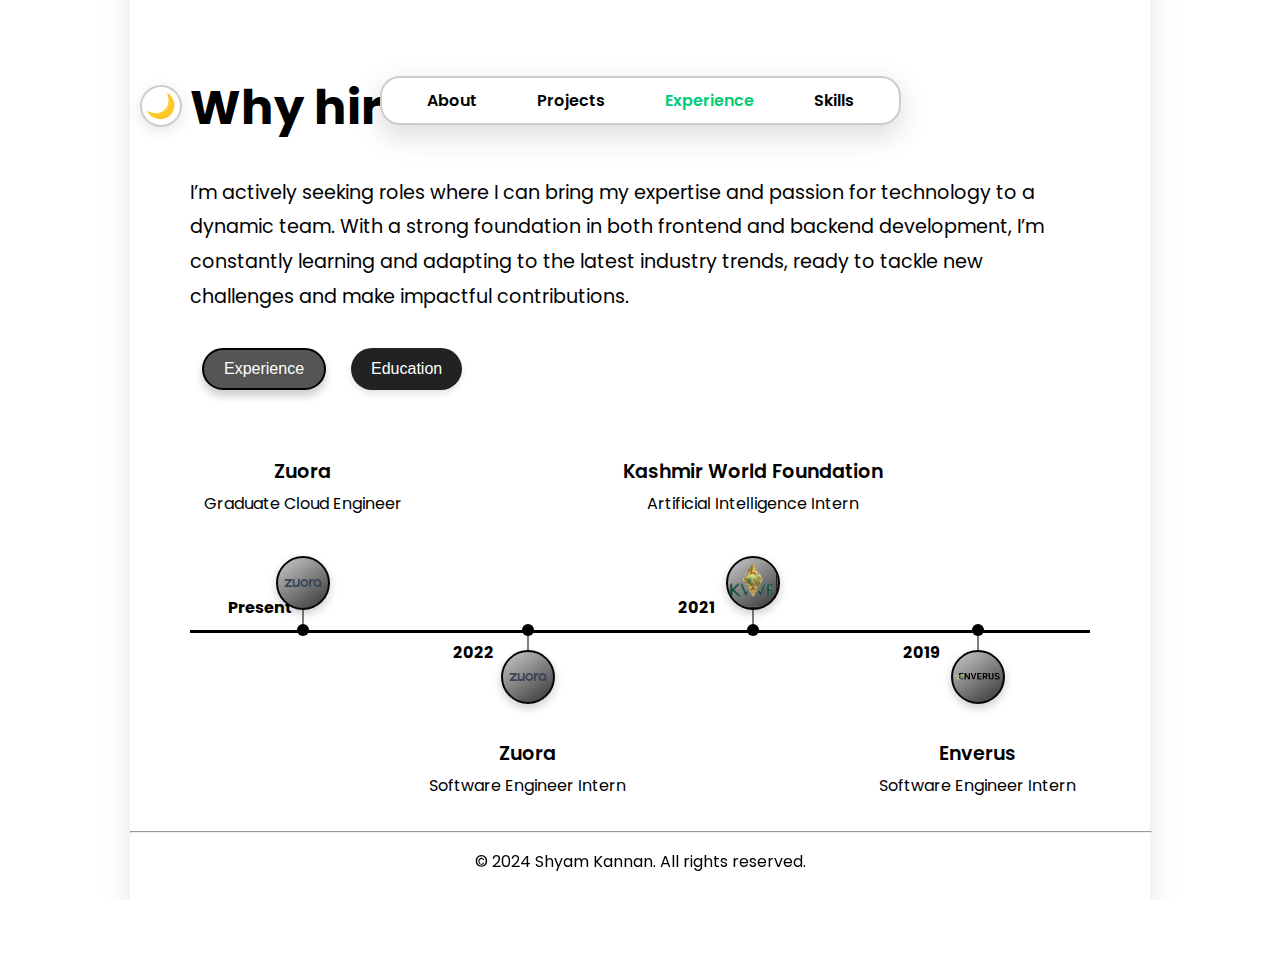
<file: project_files/experience.html>
<!DOCTYPE html>
<html lang="en">
<head>
  <meta charset="UTF-8">
  <meta name="viewport" content="width=device-width, initial-scale=1.0">
  <title>Experience | Shyam Kannan</title>
  <link href="https://fonts.googleapis.com/css2?family=Poppins:wght@300;400;600&display=swap" rel="stylesheet">
  <link rel="stylesheet" href="experience.css">
  <script src="script.js" defer></script>
</head>
<body>

  <!-- Main Container for the whole page -->
  <div class="page-container">

    <!-- Light/Dark Mode Toggle Button & Navigation -->
    <header>
      <nav class="nav-container">
        <button id="theme-toggle" class="theme-toggle">🌙</button>
        <ul class="tab-navigation">
          <li><a href="index.html" class="tab">About</a></li>
          <li><a href="projects.html" class="tab">Projects</a></li>
          <li><a href="experience.html" class="tab active">Experience</a></li>
          <li><a href="skills.html" class="tab">Skills</a></li>
        </ul>
      </nav>
    </header>

    <!-- Main Content for Experience Section -->
    <main class="content">
      <div class="content-container">
        <!-- Left side with "Why hire me?" and tab buttons -->
        <div class="hire-me-container">
          <h1 class="hire-me-title">Why hire me?</h1>
          <p class="hire-me-text">I’m actively seeking roles where I can bring my expertise and passion for technology to a dynamic team. With a strong foundation in both frontend and backend development, I’m constantly learning and adapting to the latest industry trends, ready to tackle new challenges and make impactful contributions.</p>
          <div class="buttons-container">
            <button class="tab-button active" id="experience-tab">Experience</button>
            <button class="tab-button" id="education-tab">Education</button>
          </div>
        </div>

        <!-- Horizontal Timeline for Experience (Desktop View) -->
        <div class="timeline-container" id="experience-section">
          <div class="timeline">
            <!-- Timeline Item 1 (Up) - Zuora -->
            <div class="timeline-item up">
              <div class="timeline-line"></div>
              <div class="timeline-dot"></div>
              <div class="timeline-circle">
                <img src="Images/zuora-logo@logotyp.us.svg" alt="Zuora Logo">
              </div>
              <div class="timeline-date">Present</div>
              <div class="timeline-description">
                <h3>Zuora</h3>
                <p>Graduate Cloud Engineer</p>
              </div>
            </div>

            <!-- Timeline Item 2 (Down) - Zuora -->
            <div class="timeline-item down">
              <div class="timeline-line"></div>
              <div class="timeline-dot"></div>
              <div class="timeline-circle">
                <img src="Images/zuora-logo@logotyp.us.svg" alt="Zuora Logo">
              </div>
              <div class="timeline-date">2022</div>
              <div class="timeline-description">
                <h3>Zuora</h3>
                <p>Software Engineer Intern</p>
              </div>
            </div>

            <!-- Timeline Item 3 (Up) - Kashmir World Foundation -->
            <div class="timeline-item up">
              <div class="timeline-line"></div>
              <div class="timeline-dot"></div>
              <div class="timeline-circle">
                <img src="Images/kwf_transparent.png" alt="Kashmir World Foundation Logo">
              </div>
              <div class="timeline-date">2021</div>
              <div class="timeline-description">
                <h3>Kashmir World Foundation</h3>
                <p>Artificial Intelligence Intern</p>
              </div>
            </div>

            <!-- Timeline Item 4 (Down) - Enverus -->
            <div class="timeline-item down">
              <div class="timeline-line"></div>
              <div class="timeline-dot"></div>
              <div class="timeline-circle">
                <img src="Images/enverus_transparent.png" alt="Enverus Logo">
              </div>
              <div class="timeline-date">2019</div>
              <div class="timeline-description">
                <h3>Enverus</h3>
                <p>Software Engineer Intern</p>
              </div>
            </div>
          </div>
        </div>

        <!-- List View for Experience (Mobile View) -->
        <div class="list-view" id="experience-list">
          <div class="experience-item experience-card">
            <div class="card-text">
              <h3>Zuora</h3>
              <p>Graduate Cloud Engineer</p>
              <p class="date">Present</p>
            </div>
            <img src="Images/zuora-logo@logotyp.us.svg" alt="Zuora Logo" class="card-logo">
          </div>
          <div class="experience-item experience-card">
            <div class="card-text">
              <h3>Zuora</h3>
              <p>Software Engineer Intern</p>
              <p class="date">2022</p>
            </div>
            <img src="Images/zuora-logo@logotyp.us.svg" alt="Zuora Logo" class="card-logo">
          </div>
          <div class="experience-item experience-card">
            <div class="card-text">
              <h3>Kashmir World Foundation</h3>
              <p>Artificial Intelligence Intern</p>
              <p class="date">2021</p>
            </div>
            <img src="Images/kwf_transparent.png" alt="Kashmir World Foundation Logo" class="card-logo">
          </div>
          <div class="experience-item experience-card">
            <div class="card-text">
              <h3>Enverus</h3>
              <p>Software Engineer Intern</p>
              <p class="date">2019</p>
            </div>
            <img src="Images/enverus_transparent.png" alt="Enverus Logo" class="card-logo">
          </div>
        </div>

        <!-- Horizontal Timeline for Education (Desktop View) -->
        <div class="timeline-container" id="education-section" style="display: none;">
          <div class="timeline">
            <!-- Timeline Item 1 (Up) -->
            <div class="timeline-item up">
              <div class="timeline-line"></div>
              <div class="timeline-dot"></div>
              <div class="timeline-circle">
                <img src="Images/san-jose-state-spartans.svg" alt="SJSU Logo">
              </div>
              <div class="timeline-date">2022</div>
              <div class="timeline-description">
                <h3>SJSU</h3>
                <p>Master's in AI</p>
              </div>
            </div>

            <!-- Timeline Item 2 (Down) -->
            <div class="timeline-item down">
              <div class="timeline-line"></div>
              <div class="timeline-dot"></div>
              <div class="timeline-circle">
                <img src="Images/arizona-state-sun-devils-logo@logotyp.us.svg" alt="ASU Logo">
              </div>
              <div class="timeline-date">2020</div>
              <div class="timeline-description">
                <h3>ASU</h3>
                <p>BS in Computer Science</p>
              </div>
            </div>
          </div>
        </div>

        <!-- List View for Education (Mobile View) -->
        <div class="list-view" id="education-list" style="display: none;">
          <div class="experience-item education-card">
            <div class="card-text">
              <h3>SJSU</h3>
              <p>Master's in AI</p>
              <p class="date">2022</p>
            </div>
            <img src="Images/san-jose-state-spartans.svg" alt="SJSU Logo" class="card-logo">
          </div>
          <div class="experience-item education-card">
            <div class="card-text">
              <h3>ASU</h3>
              <p>BS in Computer Science</p>
              <p class="date">2020</p>
            </div>
            <img src="Images/arizona-state-sun-devils-logo@logotyp.us.svg" alt="ASU Logo" class="card-logo">
          </div>
        </div>

      </div>
    </main>

    <!-- Footer Section -->
    <footer>
      <hr class="footer-line">
      <p>© 2024 Shyam Kannan. All rights reserved.</p>
    </footer>

  </div>

  <!-- JavaScript for Tab Switching -->
  <script src="script.js"></script>

</body>
</html>
</file>
<file: project_files/experience.css>
:root {
  --bg-color-light: #ffffff;
  --bg-color-dark: #000000;
  --page-bg-color-light: #ffffff;
  --page-bg-color-dark: #1a1a1a;
  --text-color-light: #000000;
  --text-color-dark: #ffffff;
  --hover-color: #00cc77;
  --icon-light-color: #000000;
  --icon-dark-color: #ffffff;
  --font-family: 'Poppins', sans-serif;
}

/* General body styling */
html, body {
  height: 100%;
  margin: 0;
  padding: 0;
  overflow: hidden; /* Prevents scrolling */
}

body {
  background-color: var(--bg-color-light);
  color: var(--text-color-light);
  font-family: var(--font-family);
  display: flex;
  flex-direction: column;
  justify-content: center;
  align-items: center;
  transition: background-color 0.1s ease, color 0.1s ease;
}

body.dark-mode {
  background-color: var(--bg-color-dark);
  color: var(--text-color-dark);
}

/* Page Container */
.page-container {
  background-color: var(--page-bg-color-light);
  padding: 60px;
  max-width: 900px;
  width: 100%;
  box-shadow: 0px 10px 30px rgba(0, 0, 0, 0.1);
  transition: background-color 0.1s ease, color 0.1s ease;
  display: flex;
  flex-direction: column;
  justify-content: space-between;
  align-items: center;
  flex-grow: 1;
  min-height: 100vh; /* Ensures full page height */
}

body.dark-mode .page-container {
  background-color: var(--page-bg-color-dark);
}

/* Light/Dark Mode Button */
#theme-toggle {
  font-size: 24px;
  width: 42px;
  height: 42px;
  border-radius: 50%;
  border: 2px solid rgba(0, 0, 0, 0.2); /* Default border color */
  background-color: #fff; /* Light mode default background */
  color: #00cc77; /* Icon color in light mode */
  display: flex;
  justify-content: center;
  align-items: center;
  cursor: pointer;
  transition: background-color 0.3s ease, color 0.3s ease, box-shadow 0.3s ease;
  box-shadow: 0px 4px 15px rgba(0, 0, 0, 0.1); /* Light shadow */
  position: absolute; /* Absolute positioning */
  left: -240px; /* Adjust this value to move it further left */
  top: 75%; /* Vertically center within nav bar */
  transform: translateY(-50%); /* Center the button vertically */
}

body.dark-mode #theme-toggle {
  background-color: #1a1a1a; /* Dark mode background */
  color: #ccc; /* Icon color in dark mode */
  border: 2px solid rgba(255, 255, 255, 0.2); /* Dark mode border */
  box-shadow: 0px 4px 15px rgba(255, 255, 255, 0.1); /* Light shadow for dark mode */
}

/* Hover Effect for Toggle Button */
#theme-toggle:hover {
  background-color: #f0f0f0; /* Slight change for hover in light mode */
  box-shadow: 0px 6px 20px rgba(0, 255, 136, 0.3); /* Hover shadow */
}

body.dark-mode #theme-toggle:hover {
  background-color: #333; /* Slight change for hover in dark mode */
  box-shadow: 0px 6px 20px rgba(255, 255, 255, 0.2); /* Hover shadow for dark mode */
}

/* Navigation Container */
.nav-container {
  display: flex;
  justify-content: center;
  align-items: center;
  position: relative; /* Relative positioning for absolute elements inside */
  width: 100%;
  padding-top: 60px;
  z-index: 999;
  background-color: var(--page-bg-color-light);
  transition: background-color 0.1s ease;
}

body.dark-mode .nav-container {
  background-color: var(--page-bg-color-dark);
}

/* Tab Navigation */
.tab-navigation {
  list-style: none;
  display: flex;
  gap: 30px;
  background-color: var(--page-bg-color-light);
  padding: 10px 30px;
  border-radius: 20px;

  /* Adding a border and shadow */
  border: 2px solid rgba(0, 0, 0, 0.2); /* Light mode border */
  box-shadow: 0px 10px 30px rgba(0, 0, 0, 0.15); /* Stronger shadow for emphasis */
  transition: background-color 0.1s ease, box-shadow 0.1s ease, border 0.1s ease;
}

body.dark-mode .tab-navigation {
  background-color: var(--page-bg-color-dark);
  border: 2px solid rgba(255, 255, 255, 0.2); /* Dark mode border */
  box-shadow: 0px 10px 30px rgba(255, 255, 255, 0.15); /* Stronger shadow in dark mode */
}

/* Tab Links */
.tab-navigation .tab {
  text-decoration: none;
  color: var(--text-color-light);
  padding: 10px 15px;
  font-weight: 600;
  border-radius: 12px;
  transition: color 0.1s ease, background-color 0.1s ease;
}

body.dark-mode .tab-navigation .tab {
  color: var(--text-color-dark);
}

.tab-navigation .tab:hover {
  background-color: transparent;
  color: var(--hover-color); /* Only change the text color */
}

body.dark-mode .tab-navigation .tab:hover {
  color: var(--hover-color); /* Only change the text color */
  background-color: transparent;
}

.tab-navigation .tab.active {
  color: var(--hover-color); /* Only change the text color */
  background-color: transparent;
}

body.dark-mode .tab-navigation .tab.active {
  color: var(--hover-color); /* Only change the text color */
  background-color: transparent;
}

/* Header Styling */
h1, h2, h3, p {
  color: var(--text-color-light);
  transition: color 0.1s ease;
}

body.dark-mode h1, body.dark-mode h2, body.dark-mode h3, body.dark-mode p {
  color: var(--text-color-dark);
}

/* Buttons styling */
.tab-button {
  padding: 10px 20px;
  margin: 0 10px;  /* Space between buttons */
  font-size: 1rem;
  background-color: #fff; /* White background for the button */
  color: #000; /* Black text */
  border: 2px solid #000; /* Black border to match the aesthetic */
  border-radius: 8px;
  cursor: pointer;
  transition: all 0.3s ease;
}

.tab-button:hover {
  background-color: #f0f0f0; /* Slightly darker shade for hover */
  color: #000;
  border-color: #555; /* Darker border on hover */
}

.tab-button.active {
  background-color: #000; /* Black background for active button */
  color: #fff; /* White text for contrast */
  border: 2px solid #fff; /* White border for a minimal look */
}

body.dark-mode .tab-button {
  background-color: #000; /* Black background for dark mode */
  color: #fff; /* White text */
  border: 2px solid #fff; /* White border */
}

body.dark-mode .tab-button:hover {
  background-color: #333; /* Darker shade for hover in dark mode */
  color: #fff;
  border-color: #777;
}

body.dark-mode .tab-button.active {
  background-color: #fff; /* White background for active in dark mode */
  color: #000; /* Black text */
  border: 2px solid #000; /* Black border */
}


.buttons-container {
  margin-top: -40px;  /* Adjust spacing between text and buttons */
  display: flex;
  justify-content: center;  /* Center the buttons */
}

/* Fix for Title and Description positioning */
.hire-me-container {
  position: relative;
  margin-bottom: 50px;
  top: -140px;  /* Move this value up as needed */
}

.hire-me-title {
  font-size: 3.0rem;
  font-weight: 700;
  margin-top: 0;  /* Remove margin */
  position: relative;
}

.hire-me-text {
  font-size: 1.2rem;
  line-height: 1.8;
  text-align: left;
  margin-bottom: 1.5rem;  /* Adjust space between text and buttons */
  top: -20px;  /* Move this value up as needed */
}

/* Horizontal Timeline Styles */
.timeline-container {
  width: 100%;
  max-width: 100%;
  padding: 40px 0;
  margin-top: -50px;  /* Move the timeline up */
}

.timeline {
  position: relative;
  display: flex;
  justify-content: space-around;
  align-items: center;
  width: 100%;
  height: 120px; /* Height for proper line connections */
}

/* Horizontal line in the middle with animation */
.timeline::before {
  content: '';
  position: absolute;
  height: 3px; /* Reduced thickness */
  width: 0%; /* Start with 0 width */
  background-color: #000; /* Black line for light mode */
  top: 50%;
  left: 0;
  transition: width 1s ease-in-out; /* Smooth animation */
}

body.dark-mode .timeline::before {
  background-color: #fff; /* White line for dark mode */
}

.timeline-container.active .timeline::before {
  width: 100%; /* Expand line when the section is active */
}

/* Dots for the timeline */
.timeline-item .timeline-dot {
  width: 10px;
  height: 10px;
  background-color: #000; /* Black dot for light mode */
  border-radius: 50%;
  position: absolute;
  left: 50%;
  transform: translateX(-50%);
  z-index: 2;
  top: 50%;
  transition: background-color 0.3s ease;
}

body.dark-mode .timeline-item .timeline-dot {
  background-color: #fff; /* White dot for dark mode */
}

/* Timeline Circles */
.timeline-item .timeline-circle {
  width: 50px;
  height: 50px;
  background: linear-gradient(145deg, #999); /* Same gradient for both light and dark mode */
  border-radius: 50%;
  display: flex;
  justify-content: center;
  align-items: center;
  position: absolute;
  left: 50%;
  transform: translateX(-50%);
  z-index: 1;
  border: 3px solid #000; /* Black border for light mode */
  transition: border-color 0.3s ease;
}

body.dark-mode .timeline-item .timeline-circle {
  border: 3px solid #ffffff; /* White border for dark mode */
}

.timeline-item:hover .timeline-circle {
  transform: scale(1.1) translateX(-50%);
  transition: transform 0.3s ease, border-color 0.3s ease;
}

body.dark-mode .timeline-item:hover .timeline-circle {
  border-color: #ccc; /* Slightly lighter border on hover in dark mode */
}

/* Timeline Dots */
.timeline-item .timeline-dot {
  width: 12px;
  height: 12px;
  background-color: #000;  /* Black dot for light mode */
  border-radius: 50%;
  position: absolute;
  left: 50%;
  top: 50%;
  transform: translate(-50%, -50%);
  z-index: 2;  /* Ensure dot appears on top */
}

body.dark-mode .timeline-item .timeline-dot {
  background-color: #fff;  /* White dot for dark mode */
}

.timeline-item.up .timeline-circle {
  bottom: calc(50% + 20px); /* Align circle above the line */
}

.timeline-item.down .timeline-circle {
  top: calc(50% + 20px); /* Align circle below the line */
}

.timeline-item .timeline-date {
  font-size: 1rem;
  font-weight: bold;
  position: absolute;
  color: #000;
}

body.dark-mode .timeline-item .timeline-date {
  color: #fff;
}

.timeline-item.up .timeline-date {
  bottom: calc(50% + 10px);
}

.timeline-item.down .timeline-date {
  top: calc(50% + 10px);
}

/* Description aligned with company name above */
.timeline-description {
  display: flex;
  flex-direction: column;
  align-items: center;
  justify-content: center;
  margin-top: 30px;
}

.timeline-description h3 {
  font-size: 1.2rem;
  font-weight: 600;
  white-space: nowrap; /* Keeps the company name on one line */
  margin-bottom: 5px; /* Space between company name and description */
}

.timeline-description p {
  font-size: 1rem;
  margin-top: 0;
  white-space: nowrap; /* Keeps the description on one line */
}

/* Move description above or below */
.timeline-item.up .timeline-description {
  transform: translateY(-170%);
  flex-direction: column; /* Stack the company name above the description */
}

.timeline-item.down .timeline-description {
  transform: translateY(130%);
  flex-direction: column; /* Stack the company name above the description */
}

.timeline-item.up .timeline-line {
  bottom: 50%; /* Line extending upward */
}

.timeline-item.down .timeline-line {
  top: 50%; /* Line extending downward */
}

/* Hover Effect */
.timeline-item:hover .timeline-circle {
  transform: scale(1.1) translateX(-50%);
  transition: transform 0.3s ease;
}

.timeline-item:hover .timeline-dot {
  transform: scale(1.2) translate(-50%, -50%);  /* Slightly enlarging the dot on hover */
  transition: transform 0.3s ease;
}

.timeline-circle img {
  width: 100%; /* Make the image fully occupy the circle */
  height: 100%; /* Ensure it stretches to fit */
  object-fit: contain; /* Keep the aspect ratio */
  border-radius: 50%; /* Keep it circular */
}


/* Buttons styling */
.tab-button {
  padding: 12px 24px;
  margin: 0 12px;
  font-size: 1rem;
  font-weight: 500;
  background-color: #000; /* Black background for light mode */
  color: #fff;
  border: 2px solid transparent; /* No border initially */
  border-radius: 12px; /* Softer corners */
  cursor: pointer;
  box-shadow: 0 4px 6px rgba(0, 0, 0, 0.1); /* Subtle shadow */
  transition: all 0.3s ease; /* Smooth transitions */
}

body.dark-mode .tab-button {
  background-color: #fff; /* White background for dark mode */
  color: #000;
  box-shadow: 0 4px 6px rgba(255, 255, 255, 0.1); /* Subtle shadow for dark mode */
}

.tab-button:hover {
  background-color: #333; /* Darker shade for hover in light mode */
  color: #fff;
  border: 2px solid #fff; /* Add a white border on hover */
  transform: translateY(-3px); /* Slight lift on hover */
}

body.dark-mode .tab-button:hover {
  background-color: #ccc; /* Lighter shade for hover in dark mode */
  color: #000;
  border: 2px solid #000; /* Add a black border on hover in dark mode */
  transform: translateY(-3px); /* Slight lift on hover */
}

.tab-button.active {
  background-color: #555; /* Slightly darker for active button in light mode */
  color: #fff;
  border: 2px solid #000; /* Black border for active button */
  box-shadow: 0 6px 8px rgba(0, 0, 0, 0.2); /* Enhanced shadow for active button */
}

body.dark-mode .tab-button.active {
  background-color: #999; /* Grey for active button in dark mode */
  color: #000;
  border: 2px solid #fff; /* White border for active button in dark mode */
  box-shadow: 0 6px 8px rgba(255, 255, 255, 0.2); /* Enhanced shadow for active button */
}

.tab-button:focus {
  outline: none;
  box-shadow: 0 0 0 3px rgba(0, 0, 0, 0.2); /* Focus ring for accessibility */
}

body.dark-mode .tab-button:focus {
  box-shadow: 0 0 0 3px rgba(255, 255, 255, 0.2); /* Focus ring for dark mode */
}


/* Horizontal Timeline Styles */
.timeline-container {
  width: 100%;
  max-width: 100%;
  padding: 40px 0;
  margin-top: -50px;  /* Move the timeline up */
}

.timeline {
  position: relative;
  display: flex;
  justify-content: space-around;
  align-items: center;
  width: 100%;
  height: 120px; /* Height for proper line connections */
}

.timeline::before {
  content: '';
  position: absolute;
  height: 1px;  /* Further reduced line thickness */
  width: 100%;
  background-color: #000;
  top: 50%;
  left: 0;
  transition: width 1s ease;
}

body.dark-mode .timeline::before {
  background-color: #fff;
}

.timeline-item {
  position: relative;
  width: 150px;
  text-align: center;
}

.timeline-item .timeline-line {
  content: '';
  position: absolute;
  width: 1px; /* Thinner vertical line */
  height: 40px;
  background-color: #000; /* Match black-and-white theme */
  left: 50%;
  transform: translateX(-50%);
}

body.dark-mode .timeline-item .timeline-line {
  background-color: #fff;
}

.timeline-item .timeline-circle {
  width: 50px;
  height: 50px;
  background-color: #000;
  border: 2px solid #050505;  /* Add border around circles */
  border-radius: 50%;
  display: flex;
  justify-content: center;
  align-items: center;
  position: absolute;
  left: 50%;
  transform: translateX(-50%);
  z-index: 1;
}

body.dark-mode .timeline-item .timeline-circle {
  background-color: #fff;
  border: 2px solid #ffffff;  /* Inverse border color for dark mode */
}

/* Fix for Dot Alignment */
.timeline-item .timeline-dot {
  width: 12px;
  height: 12px;
  background-color: #000;  /* Black dot for light mode */
  border-radius: 50%;
  position: absolute;
  left: 50%;
  top: 50%;
  transform: translate(-50%, -50%);
  z-index: 2;  /* Ensure dot appears on top */
}

body.dark-mode .timeline-item .timeline-dot {
  background-color: #fff;  /* White dot for dark mode */
}

.timeline-item.up .timeline-circle {
  bottom: calc(50% + 20px); /* Align circle above the line */
}

.timeline-item.down .timeline-circle {
  top: calc(50% + 20px); /* Align circle below the line */
}

.timeline-item .timeline-date {
  font-size: 1rem;
  font-weight: bold;
  position: absolute;
  color: #000;
}

body.dark-mode .timeline-item .timeline-date {
  color: #fff;
}

.timeline-item.up .timeline-date {
  bottom: calc(50% + 10px);
}

.timeline-item.down .timeline-date {
  top: calc(50% + 10px);
}

/* Description aligned with company name above */
.timeline-description {
  display: flex;
  flex-direction: column;
  align-items: center;
  justify-content: center;
  margin-top: 30px;
}

.timeline-description h3 {
  font-size: 1.2rem;
  font-weight: 600;
  white-space: nowrap; /* Keeps the company name on one line */
  margin-bottom: 5px; /* Space between company name and description */
}

.timeline-description p {
  font-size: 1rem;
  margin-top: 0;
  white-space: nowrap; /* Keeps the description on one line */
}

/* Move description above or below */
.timeline-item.up .timeline-description {
  transform: translateY(-170%);
  flex-direction: column; /* Stack the company name above the description */
}

.timeline-item.down .timeline-description {
  transform: translateY(130%);
  flex-direction: column; /* Stack the company name above the description */
}

.timeline-item.up .timeline-line {
  bottom: 50%; /* Line extending upward */
}

.timeline-item.down .timeline-line {
  top: 50%; /* Line extending downward */
}

/* Hover Effect */
.timeline-item:hover .timeline-circle {
  transform: scale(1.1) translateX(-50%);
  transition: transform 0.3s ease;
}

.timeline-item:hover .timeline-dot {
  transform: scale(1.2) translate(-50%, -50%);  /* Slightly enlarging the dot on hover */
  transition: transform 0.3s ease;
}

.buttons-container {
  display: flex;
  justify-content: left;
  gap: 1px; /* Adjust the gap between the buttons */
  margin-top: 20px; /* You can adjust the margin to control vertical spacing */
}

.tab-button {
  padding: 10px 20px;
  font-size: 1rem;
  border-radius: 25px; /* Keep the rounded buttons */
  background-color: #222;
  color: #fff;
  cursor: pointer;
  border: none;
}
body.dark-mode .tab-button {
  background-color: #fff;
  color: #000;
}

.tab-button:hover {
  background-color: #333;  /* Darker on hover for light mode */
}

body.dark-mode .tab-button:hover {
  background-color: #ccc;  /* Lighter on hover for dark mode */
}

.tab-button.active {
  background-color: linear-gradient(145deg, #ccc, #333);;  /* Grey for active button in light mode */
}

body.dark-mode .tab-button.active {
  background-color: linear-gradient(145deg, #ccc, #333);;  /* Dark grey for active button in dark mode */
}



/* Aesthetics */

.timeline-item .timeline-circle {
  box-shadow: 0 4px 10px rgba(0, 0, 0, 0.2); /* Light shadow for depth */
}

body.dark-mode .timeline-item .timeline-circle {
  box-shadow: 0 4px 10px rgba(255, 255, 255, 0.2); /* Light shadow for dark mode */
}

.timeline-item .timeline-circle {
  background: linear-gradient(145deg, #ccc, #333);/* Gradient for light mode */
}

body.dark-mode .timeline-item .timeline-circle {
  background: linear-gradient(145deg, #ccc, #333); /* Gradient for dark mode */
}


.timeline::before {
  content: '';
  position: absolute;
  height: 3px;
  width: 0;  /* Start with width 0 */
  background-color: #000;
  top: 50%;
  left: 0;
  transition: width 1s ease; /* Smooth width animation */
}

body.dark-mode .timeline::before {
  background-color: #fff;
}

body.loaded .timeline::before {
  width: 100%;  /* Expand to full width */
}

/* Updated Buttons */
button.tab-button {
  margin-top: 10px;
}

/* Footer */
footer {
  text-align: center;
  padding: 10px 0;
  width: 100%;
  position: sticky; /* Ensure footer stays at the bottom */
  bottom: 0;
  left: 0;
}

.footer-line {
  width: 113.3%;
  margin-left: -60px;
  max-width: 1500px;
  height: 0.1px;
  background-color: rgba(0, 0, 0, 0.1);
  margin-bottom: 10px;
  margin-top: 20px;
}

.footer-content p {
  font-size: 13px;
  color: var(--text-color-light);
}

body.dark-mode .footer-line {
  background-color: rgba(255, 255, 255, 0.2);
}

body.dark-mode .footer-content p {
  color: var(--text-color-dark);
}

/* List View Styling for Mobile */
.list-view {
  display: none; /* Hidden on desktop */
  padding: 20px;
}

/* Style for Experience and Education Cards */
.experience-card, .education-card {
  display: flex;
  justify-content: space-between; /* Ensures space between text and logo */
  align-items: center; /* Vertically center the content */
  padding: 15px;
  margin: 15px 0; /* Add a bit more spacing between cards */
  background-color: #f5f5f5;
  border-radius: 10px;
  box-shadow: 0 2px 5px rgba(0, 0, 0, 0.1);
}

/* Left side text content in the cards */
.card-text {
  flex: 1; /* Text takes full remaining space */
  margin-left: 15px; /* Move text further left */
  display: flex;
  flex-direction: column; /* Stack title, description, and date vertically */
}

/* Company/School logo inside the cards */
.card-logo {
  width: 50px; /* Adjust size as needed */
  height: 50px; /* Adjust size as needed */
  object-fit: contain; /* Ensure logo maintains aspect ratio */
  margin-left: 10px; /* Space between text and logo */
}

/* Adjust the title and description alignment */
.card-text h3 {
  font-size: 1.2rem;
  font-weight: 600;
  margin: 0;
  padding: 0;
  text-align: left; /* Ensure all titles are aligned left */
}

.card-text p {
  font-size: 1rem;
  color: #666;
  margin: 5px 0 10px 0; /* Consistent spacing between job title and role */
}

/* Date formatting */
.card-text .date {
  font-size: 0.9rem;
  color: #888;
  margin: 0; /* No additional margin needed */
}

/* Ensure logos are vertically aligned with the title */
.experience-card, .education-card {
  align-items: flex-start; /* Align text and logo with the top of the card */
}

/* Ensures all logos are vertically centered with respect to the title */
.experience-item, .education-item {
  justify-content: space-between;
}

/* Dark Mode for List View */
body.dark-mode .list-view .experience-item {
  background-color: #222;
  color: #fff;
}

body.dark-mode .list-view .experience-item:hover {
  background-color: #333;
}

body.dark-mode .list-view .experience-item .date {
  color: #aaa;
}


/* MEDIA QUERIES FOR MOBILE */
@media (max-width: 768px) {
  /* Remove page-container effect in mobile */
  .page-container {
    width: 100% !important;
    padding: 0 !important;
    margin: 0 !important;
    background-color: #fff !important;
    overflow-y: auto !important;
  }

  /* Body adjustments for mobile view */
  body {
    background-color: #fff !important;
    font-size: 1rem !important;
    margin: 0 !important;
    padding: 0 !important;
    display: flex !important;
    flex-direction: column !important;
    justify-content: flex-start !important;
    align-items: center !important;
    min-height: 90vh !important;
    overflow-y: auto !important;
    padding-top: 0px !important; /* Remove excess padding on top */
  }

 /* Navigation container */
.nav-container {
  display: flex !important;
  justify-content: center !important;
  align-items: center !important;
  padding: 0px !important;
  width: 80% !important;
  margin: 0 auto !important; /* Ensures the nav container stays centered */
}

/* Center theme toggle button under nav for mobile */
.theme-toggle {
  display: block !important;
  margin: 20px auto !important;
  font-size: 1.8rem !important;
  text-align: center !important;
  position: relative !important;
  top: 0 !important;
  left: 0 !important;
  transform: none !important;
}

/* Tab navigation */
.tab-navigation {
  display: flex !important;
  justify-content: center !important;
  gap: 5px !important;
  width: 80% !important;
  margin: 0 auto !important; /* Ensures the tab navigation stays centered */
}

/* Footer styling */
footer {
  width: 100% !important;
  text-align: center !important;
  padding: 0px 0 !important;
  position: fixed !important;
  bottom: 0 !important;
  left: 0 !important;
  background-color: #fff !important;
  box-shadow: none !important;
}

.footer-line {
  width: 100% !important;
  margin: 0 auto !important;
  border: 0.5px solid rgba(0, 0, 0, 0.1) !important;
}

 /* Adjust the entire hire-me-container positioning */
 .hire-me-container {
  margin-top: 150px; /* Increase top margin to move it away from the nav */
  padding: 0 10px; /* Add padding to prevent text from touching screen edges */
  display: flex;
  flex-direction: column;
  align-items: center;
  margin-bottom: 0px !important; /* Reduce the margin below "Why hire me?" */
}

.hire-me-title {
  font-size: 2rem;
  margin-bottom: 5px;
  line-height: 1.2;
  text-align: left;
  width: 100%; /* Ensure the title spans the full width */
  padding-left: 0px; /* Move the title left */
}

/* Ensure consistent height of card section to prevent shifting */
.content-container {
  min-height: calc(100vh - 200px); /* Adjust based on the total height */
  display: flex;
  flex-direction: column;
  justify-content: flex-start;
}

/* Adjust text to fit well and not overlap */
.hire-me-text {
  font-size: 1.1rem; /* Adjust font size */
  line-height: 1.7; /* Adjust line height */
  margin-bottom: 20px; /* Add spacing below the description text */
  margin-top: -6px;
}

.buttons-container {
  display: flex !important;
  justify-content: center !important; /* Center horizontally */
  align-items: center !important; /* Align vertically */
  gap: 10px !important; /* Space between the buttons */
  width: 100% !important; /* Full width container */
  margin-top: 20px !important;
}

/* Ensure buttons are side by side */
.tab-button {
  flex: 1 1 auto !important;
  padding: 10px 20px !important;
  width: auto !important;
  text-align: center !important;
  max-width: 140px !important;
}

/* Hide the timeline container for mobile */
.timeline-container {
  display: none !important;
}

  /* Style for Experience and Education Cards */
  .experience-item {
    display: flex;
    justify-content: space-between; /* Space between text and logo */
    align-items: center; /* Center content vertically */
    padding: 15px;
    margin-bottom: 10px;
    margin: 10px 0;
    background-color: #f5f5f5;
    border-radius: 10px;
    box-shadow: 0 2px 5px rgba(0, 0, 0, 0.1);
  }

  /* Left side text content in the cards */
  .experience-item h3, .experience-item p, .experience-item .date {
    text-align: left;
    margin-left: 0 !important; /* Align text to the left */
  }

  /* Company/School logo inside the cards */
  .experience-item img {
    width: 50px; /* Adjust size as needed */
    height: 50px; /* Adjust size as needed */
    object-fit: contain; /* Ensure the logo maintains aspect ratio */
    margin-right: 0 !important; /* Move logo to the right edge */
  }

  /* Ensure scrolling for list */
  .list-view {
    margin-top: -100px !important; /* Move cards up */
    padding-top: 0px !important;
    flex-grow: 1; /* Allow the cards container to grow if needed */
  }

  /* Set a min-height for both experience and education lists */
#experience-list, #education-list {
  min-height: 500px; /* This keeps both lists from making the content shift */
  margin-top: -90px; /* Adjust to move up as desired */
}

/* General Dark Mode Styles for mobile */
body.dark-mode {
  background-color: #1a1a1a !important;
  color: #fff !important;
  padding: 0 !important;
}

/* Navigation bar in dark mode (mobile) */
body.dark-mode .nav-container {
  background-color: #181818 !important;
  box-shadow: none !important;
}

/* Footer in dark mode */
body.dark-mode footer {
  background-color: #1a1a1a !important;
  color: #fff !important;
}

/* Experience and Education Cards in dark mode */
body.dark-mode .experience-item, body.dark-mode .education-item {
  background-color: #333 !important;
  color: #fff !important;
  box-shadow: 0 2px 5px rgba(255, 255, 255, 0.1) !important;
}

/* Card text color adjustments in dark mode */
body.dark-mode .experience-item h3, body.dark-mode .education-item h3 {
  color: #fff !important;
}

body.dark-mode .experience-item p, body.dark-mode .education-item p {
  color: #ccc !important;
}

body.dark-mode .experience-item .date, body.dark-mode .education-item .date {
  color: #888 !important;
}

/* Adjusting the text color inside the cards for readability */
body.dark-mode .experience-content h3, body.dark-mode .education-content h3 {
  color: #fff !important;
}

body.dark-mode .experience-content p, body.dark-mode .education-content p {
  color: #d1d1d1 !important;
}

/* Logo and text alignment within the cards */
body.dark-mode .experience-content, body.dark-mode .education-content {
  display: flex;
  justify-content: space-between; /* Align text to the left and logo to the right */
}

/* Company/School logo styling inside the cards */
body.dark-mode .card-logo {
  background-color: transparent !important;
  object-fit: contain;
}

/* Tab buttons for Experience and Education in dark mode */
body.dark-mode .tab-button {
  background-color: #444 !important;
  color: #fff !important;
  border: 1px solid #555 !important;
}

/* Tab buttons hover effect */
body.dark-mode .tab-button:hover {
  background-color: #555 !important;
  color: #00ff88 !important;
}

/* Adjustments for the title and description in dark mode */
body.dark-mode .hire-me-container {
  margin-top: 150px !important;
  padding: 0 10px !important;
}

/* Ensure no unwanted text colors appear */
body.dark-mode h1, body.dark-mode h2, body.dark-mode h3, body.dark-mode h4, body.dark-mode p {
  color: #fff !important; /* Ensure all text is visible */
}

/* Background and text adjustments for the entire body */
body.dark-mode .page-container {
  background-color: #1a1a1a !important;
  color: #fff !important;
}

/* Adjust buttons to look clear in dark mode */
body.dark-mode .buttons-container button {
  background-color: #444 !important;
  color: #fff !important;
}



/* Adjustments for spacing in the list view */
.list-view {
  margin-top: 20px;
  margin-bottom: 20px;
}
}
</file>
